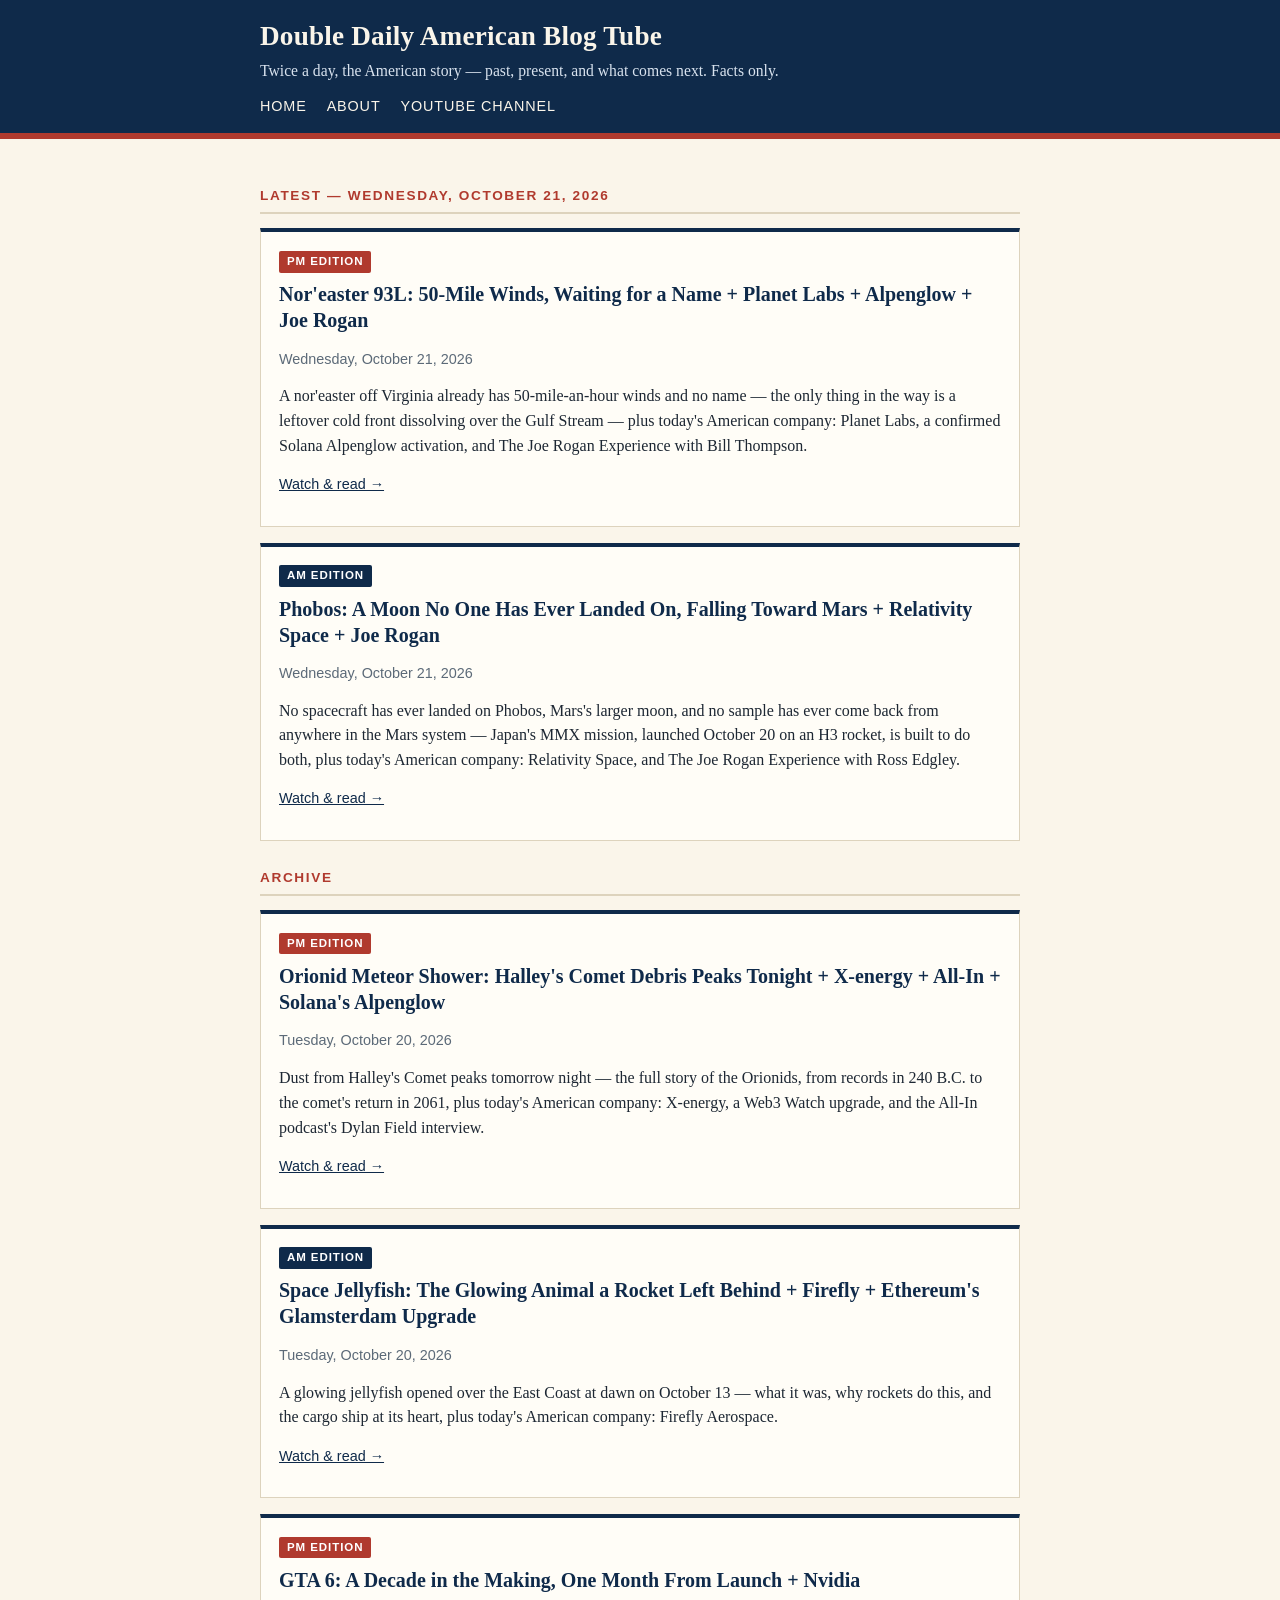
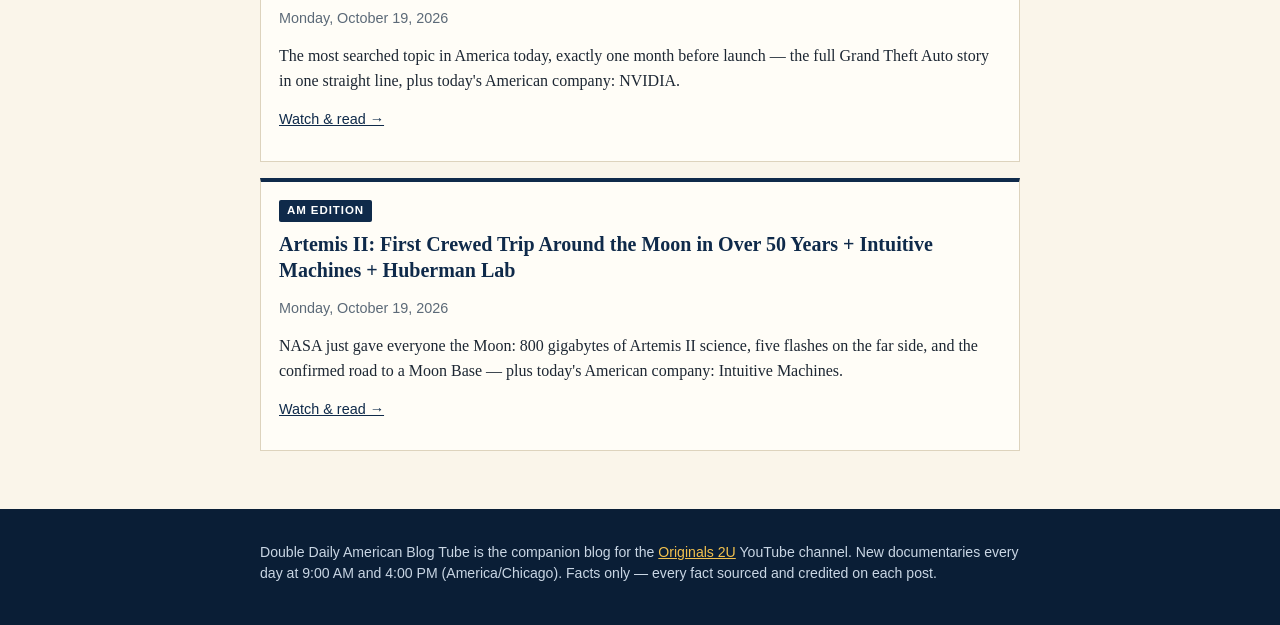
<file: index.html>
<!DOCTYPE html>
<html lang="en">
<head>
<meta charset="utf-8">
<meta name="viewport" content="width=device-width, initial-scale=1">
<title>Home — Double Daily American Blog Tube</title>
<meta name="description" content="Twice a day, the American story — past, present, and what comes next. Facts only.">
<link rel="stylesheet" href="style.css">
</head>
<body>
<header class="site">
  <div class="wrap">
    <h1><a href="index.html">Double Daily American Blog Tube</a></h1>
    <p class="tag">Twice a day, the American story — past, present, and what comes next. Facts only.</p>
    <nav class="main">
      <a href="index.html">Home</a>
      <a href="about.html">About</a>
      <a href="https://www.youtube.com/@Originals2U-x7r">YouTube Channel</a>
    </nav>
  </div>
</header>
<main>
  <div class="wrap">
<h2 class="section">Latest &mdash; Wednesday, October 21, 2026</h2>
<article class="card">
  <span class="slot pm">PM edition</span>
  <h3><a href="posts/2026-10-21-pm-nor-easter-93l-50-mile-winds-waiting-for-a-name-planet-labs.html">Nor&#x27;easter 93L: 50-Mile Winds, Waiting for a Name + Planet Labs + Alpenglow + Joe Rogan</a></h3>
  <p class="meta">Wednesday, October 21, 2026</p>
  <p class="summary">A nor&#x27;easter off Virginia already has 50-mile-an-hour winds and no name — the only thing in the way is a leftover cold front dissolving over the Gulf Stream — plus today&#x27;s American company: Planet Labs, a confirmed Solana Alpenglow activation, and The Joe Rogan Experience with Bill Thompson.</p>
  <p class="readmore"><a href="posts/2026-10-21-pm-nor-easter-93l-50-mile-winds-waiting-for-a-name-planet-labs.html">Watch &amp; read &rarr;</a></p>
</article>

<article class="card">
  <span class="slot am">AM edition</span>
  <h3><a href="posts/2026-10-21-am-phobos-a-moon-no-one-has-ever-landed-on-falling-toward-mars.html">Phobos: A Moon No One Has Ever Landed On, Falling Toward Mars + Relativity Space + Joe Rogan</a></h3>
  <p class="meta">Wednesday, October 21, 2026</p>
  <p class="summary">No spacecraft has ever landed on Phobos, Mars&#x27;s larger moon, and no sample has ever come back from anywhere in the Mars system — Japan&#x27;s MMX mission, launched October 20 on an H3 rocket, is built to do both, plus today&#x27;s American company: Relativity Space, and The Joe Rogan Experience with Ross Edgley.</p>
  <p class="readmore"><a href="posts/2026-10-21-am-phobos-a-moon-no-one-has-ever-landed-on-falling-toward-mars.html">Watch &amp; read &rarr;</a></p>
</article>

<h2 class="section">Archive</h2>
<article class="card">
  <span class="slot pm">PM edition</span>
  <h3><a href="posts/2026-10-20-pm-orionid-meteor-shower-halley-s-comet-debris-peaks-tonight-x.html">Orionid Meteor Shower: Halley&#x27;s Comet Debris Peaks Tonight + X-energy + All-In + Solana&#x27;s Alpenglow</a></h3>
  <p class="meta">Tuesday, October 20, 2026</p>
  <p class="summary">Dust from Halley&#x27;s Comet peaks tomorrow night — the full story of the Orionids, from records in 240 B.C. to the comet&#x27;s return in 2061, plus today&#x27;s American company: X-energy, a Web3 Watch upgrade, and the All-In podcast&#x27;s Dylan Field interview.</p>
  <p class="readmore"><a href="posts/2026-10-20-pm-orionid-meteor-shower-halley-s-comet-debris-peaks-tonight-x.html">Watch &amp; read &rarr;</a></p>
</article>

<article class="card">
  <span class="slot am">AM edition</span>
  <h3><a href="posts/2026-10-20-am-the-space-jellyfish-past-present-and-what-comes-next.html">Space Jellyfish: The Glowing Animal a Rocket Left Behind + Firefly + Ethereum&#x27;s Glamsterdam Upgrade</a></h3>
  <p class="meta">Tuesday, October 20, 2026</p>
  <p class="summary">A glowing jellyfish opened over the East Coast at dawn on October 13 — what it was, why rockets do this, and the cargo ship at its heart, plus today&#x27;s American company: Firefly Aerospace.</p>
  <p class="readmore"><a href="posts/2026-10-20-am-the-space-jellyfish-past-present-and-what-comes-next.html">Watch &amp; read &rarr;</a></p>
</article>

<article class="card">
  <span class="slot pm">PM edition</span>
  <h3><a href="posts/2026-10-19-pm-gta-6-past-present-and-what-comes-next.html">GTA 6: A Decade in the Making, One Month From Launch + Nvidia</a></h3>
  <p class="meta">Monday, October 19, 2026</p>
  <p class="summary">The most searched topic in America today, exactly one month before launch — the full Grand Theft Auto story in one straight line, plus today&#x27;s American company: NVIDIA.</p>
  <p class="readmore"><a href="posts/2026-10-19-pm-gta-6-past-present-and-what-comes-next.html">Watch &amp; read &rarr;</a></p>
</article>

<article class="card">
  <span class="slot am">AM edition</span>
  <h3><a href="posts/2026-10-19-am-artemis-ii-past-present-and-what-comes-next.html">Artemis II: First Crewed Trip Around the Moon in Over 50 Years + Intuitive Machines + Huberman Lab</a></h3>
  <p class="meta">Monday, October 19, 2026</p>
  <p class="summary">NASA just gave everyone the Moon: 800 gigabytes of Artemis II science, five flashes on the far side, and the confirmed road to a Moon Base — plus today&#x27;s American company: Intuitive Machines.</p>
  <p class="readmore"><a href="posts/2026-10-19-am-artemis-ii-past-present-and-what-comes-next.html">Watch &amp; read &rarr;</a></p>
</article>

  </div>
</main>
<footer class="site">
  <div class="wrap">
    <p>Double Daily American Blog Tube is the companion blog for the <a href="https://www.youtube.com/@Originals2U-x7r">Originals 2U</a> YouTube channel.
    New documentaries every day at 9:00 AM and 4:00 PM (America/Chicago). Facts only — every fact sourced and credited on each post.</p>
  </div>
</footer>
<script>
document.querySelectorAll('.facade').forEach(function(f){
  function go(){
    var d=document.createElement('div'); d.className='video';
    d.innerHTML='<iframe src="https://www.youtube-nocookie.com/embed/'+f.dataset.ytid+'?autoplay=1" title="Video" allow="accelerometer; autoplay; clipboard-write; encrypted-media; gyroscope; picture-in-picture" allowfullscreen style="position:absolute;top:0;left:0;width:100%;height:100%;border:0"></iframe>';
    f.parentNode.replaceWith(d);
  }
  f.addEventListener('click',go);
  f.addEventListener('keydown',function(e){if(e.key==='Enter'||e.key===' '){e.preventDefault();go();}});
});
</script>
</body>
</html>
</file>
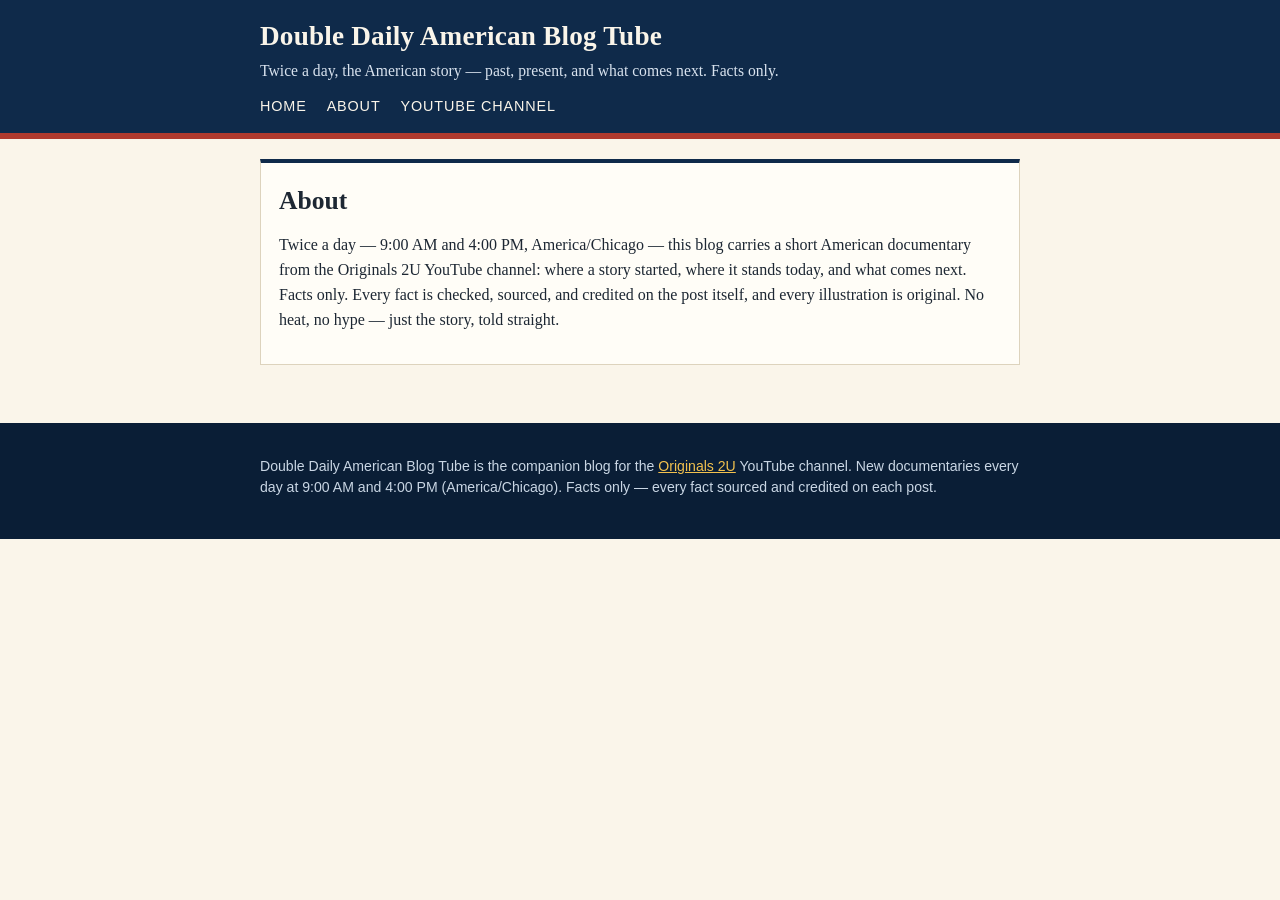
<file: about.html>
<!DOCTYPE html>
<html lang="en">
<head>
<meta charset="utf-8">
<meta name="viewport" content="width=device-width, initial-scale=1">
<title>About — Double Daily American Blog Tube</title>
<meta name="description" content="About Double Daily American Blog Tube">
<link rel="stylesheet" href="style.css">
</head>
<body>
<header class="site">
  <div class="wrap">
    <h1><a href="index.html">Double Daily American Blog Tube</a></h1>
    <p class="tag">Twice a day, the American story — past, present, and what comes next. Facts only.</p>
    <nav class="main">
      <a href="index.html">Home</a>
      <a href="about.html">About</a>
      <a href="https://www.youtube.com/@Originals2U-x7r">YouTube Channel</a>
    </nav>
  </div>
</header>
<main>
  <div class="wrap">
<article class="post">
  <h2>About</h2>
  <p>Twice a day &mdash; 9:00 AM and 4:00 PM, America/Chicago &mdash; this blog carries a short American
  documentary from the Originals 2U YouTube channel: where a story started, where it stands today,
  and what comes next. Facts only. Every fact is checked, sourced, and credited on the post itself,
  and every illustration is original. No heat, no hype &mdash; just the story, told straight.</p>
</article>
  </div>
</main>
<footer class="site">
  <div class="wrap">
    <p>Double Daily American Blog Tube is the companion blog for the <a href="https://www.youtube.com/@Originals2U-x7r">Originals 2U</a> YouTube channel.
    New documentaries every day at 9:00 AM and 4:00 PM (America/Chicago). Facts only — every fact sourced and credited on each post.</p>
  </div>
</footer>
<script>
document.querySelectorAll('.facade').forEach(function(f){
  function go(){
    var d=document.createElement('div'); d.className='video';
    d.innerHTML='<iframe src="https://www.youtube-nocookie.com/embed/'+f.dataset.ytid+'?autoplay=1" title="Video" allow="accelerometer; autoplay; clipboard-write; encrypted-media; gyroscope; picture-in-picture" allowfullscreen style="position:absolute;top:0;left:0;width:100%;height:100%;border:0"></iframe>';
    f.parentNode.replaceWith(d);
  }
  f.addEventListener('click',go);
  f.addEventListener('keydown',function(e){if(e.key==='Enter'||e.key===' '){e.preventDefault();go();}});
});
</script>
</body>
</html>
</file>
<file: style.css>
:root{
  --navy:#0f2a4a;
  --navy-dark:#0a1e36;
  --cream:#faf5ea;
  --paper:#fffdf7;
  --red:#b03a2e;
  --ink:#1d2733;
  --muted:#5c6a78;
  --line:#ddd3bd;
}
*{box-sizing:border-box}
html,body{margin:0;padding:0}
body{
  background:var(--cream);
  color:var(--ink);
  font-family:Georgia,"Times New Roman",serif;
  line-height:1.55;
}
a{color:var(--navy)}
a:hover{color:var(--red)}
header.site{
  background:var(--navy);
  color:var(--cream);
  border-bottom:6px solid var(--red);
  padding:20px 16px 16px;
}
header.site .wrap,main .wrap,footer.site .wrap{max-width:760px;margin:0 auto}
header.site h1{margin:0;font-size:1.7rem;line-height:1.2;letter-spacing:.2px}
header.site h1 a{color:var(--cream);text-decoration:none}
header.site p.tag{margin:6px 0 0;color:#d8e2ee;font-size:.98rem}
nav.main{margin-top:12px;font-family:Arial,Helvetica,sans-serif;font-size:.9rem}
nav.main a{color:var(--cream);text-decoration:none;margin-right:16px;text-transform:uppercase;letter-spacing:.06em}
nav.main a:hover{color:#f2c14e}
main{padding:20px 16px 8px}
h2.section{
  font-family:Arial,Helvetica,sans-serif;font-size:.85rem;letter-spacing:.12em;
  text-transform:uppercase;color:var(--red);border-bottom:2px solid var(--line);
  padding-bottom:6px;margin:26px 0 14px;
}
article.card,article.post{
  background:var(--paper);
  border:1px solid var(--line);
  border-top:4px solid var(--navy);
  padding:16px 18px;margin:0 0 16px;
}
.slot{
  display:inline-block;font-family:Arial,Helvetica,sans-serif;font-size:.72rem;font-weight:bold;
  letter-spacing:.08em;color:#fff;background:var(--red);padding:2px 8px;border-radius:2px;
  text-transform:uppercase;vertical-align:middle;
}
.slot.am{background:var(--navy)}
article.card h3{margin:8px 0 4px;font-size:1.25rem;line-height:1.3}
article.card h3 a{text-decoration:none}
.meta{color:var(--muted);font-size:.9rem;font-family:Arial,Helvetica,sans-serif}
.summary{margin:8px 0 4px}
.readmore{font-family:Arial,Helvetica,sans-serif;font-size:.9rem}
article.post h2{margin:6px 0 4px;font-size:1.6rem;line-height:1.25}
.video{position:relative;padding-top:56.25%;margin:14px 0;background:#000}
.video iframe{position:absolute;top:0;left:0;width:100%;height:100%;border:0}
.company{
  background:var(--cream);border:1px solid var(--line);border-left:5px solid var(--red);
  padding:12px 16px;margin:20px 0;
}
.company h3{
  margin:0 0 6px;font-family:Arial,Helvetica,sans-serif;font-size:.8rem;
  letter-spacing:.12em;text-transform:uppercase;color:var(--navy);
}
.company .cname{font-size:1.1rem;font-weight:bold;font-family:Georgia,serif;text-transform:none;letter-spacing:0;color:var(--ink)}
.sources{margin:20px 0}
.sources h3{font-family:Arial,Helvetica,sans-serif;font-size:.8rem;letter-spacing:.12em;text-transform:uppercase;color:var(--navy)}
.sources ul{margin:6px 0;padding-left:20px}
.sources li{margin:3px 0;word-break:break-word}
.empty{color:var(--muted);font-style:italic}
footer.site{
  background:var(--navy-dark);color:#c9d6e4;margin-top:34px;padding:18px 16px 26px;
  font-family:Arial,Helvetica,sans-serif;font-size:.88rem;
}
footer.site a{color:#f2c14e}
@media (max-width:520px){
  header.site h1{font-size:1.4rem}
  article.post h2{font-size:1.35rem}
}

.facade{position:absolute;top:0;left:0;width:100%;height:100%;cursor:pointer}
.facade img{width:100%;height:100%;object-fit:cover;display:block}
.facade .playbtn{position:absolute;top:50%;left:50%;transform:translate(-50%,-50%);width:74px;height:52px;line-height:52px;text-align:center;font-size:24px;color:#fff;background:#b03a2e;border-radius:12px}
.facade:hover .playbtn{background:#8f2d23}
</file>
